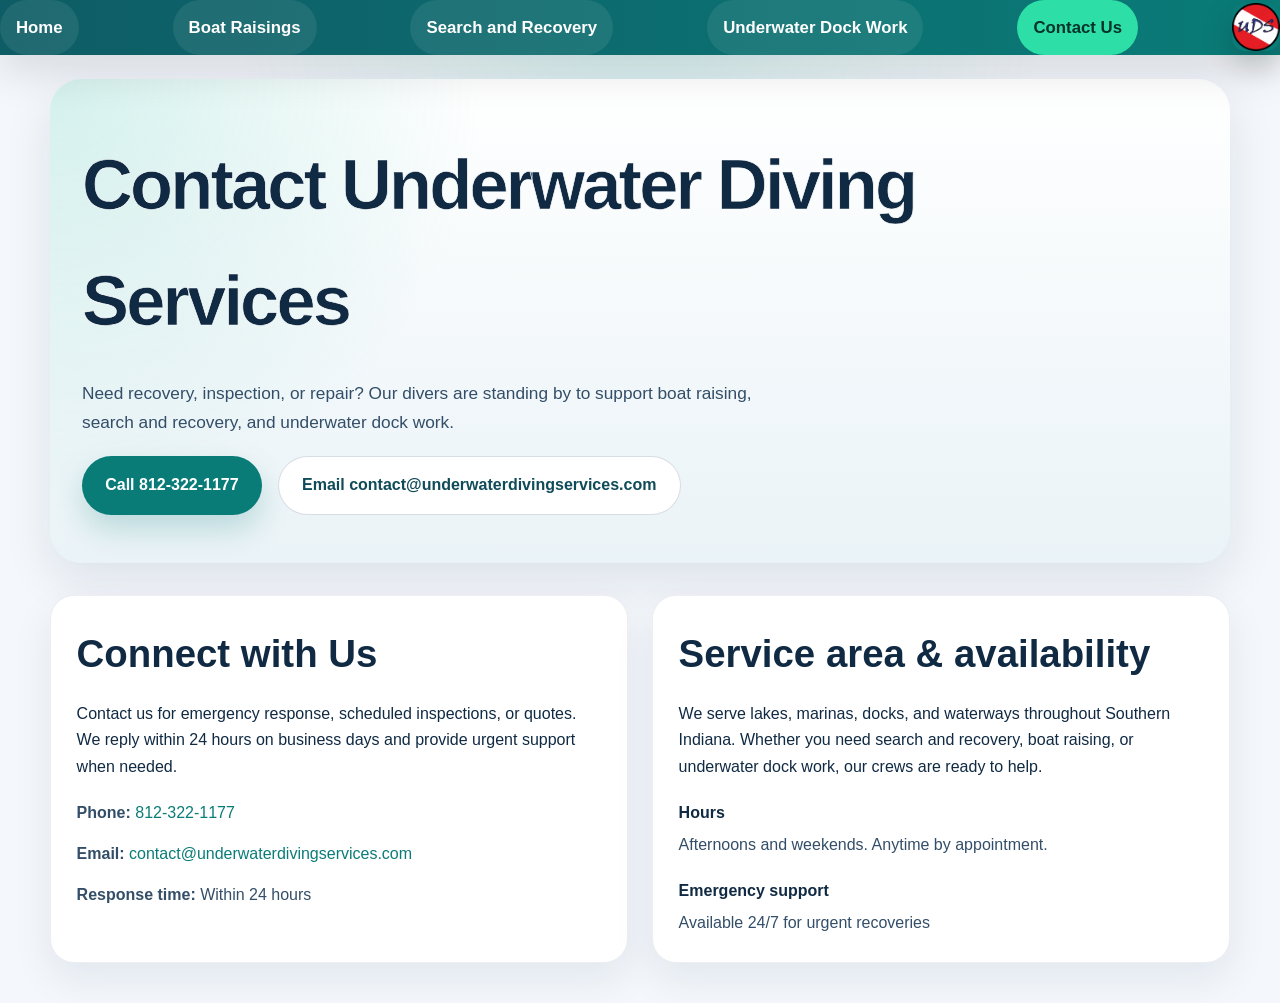
<file: contactus.html>
<!DOCTYPE html>
<html lang="en">
<head>
    <meta charset="UTF-8">
    <link rel="stylesheet" href="styles.css">
    <title>Underwater Diving Services</title>
    <link rel="icon" type="image/x-icon" href="image/png/Icon.png">
    <meta name="viewport" content="width=device-width, initial-scale=1.0">
</head>
<body>
<header>
<ul class="navbar navbar-links">
    <li><a class="brand" href="index.html">Home</a></li>
    <li><a class="brand" href="boatRaisings.html">Boat Raisings</a></li>
    <li><a class="brand" href="searchAndRecovery.html">Search and Recovery</a></li>
    <li><a class="brand" href="underwaterDockWork.html">Underwater Dock Work</a></li>
    <li><a class="brand active" href="contactus.html">Contact Us</a></li>
    <li class="right"><img class="brand" src="image/png/Logo.png" alt="UDS Logo"></li>
</ul>
</header>
<main class="page-wrapper">
    <section class="hero contact-hero">
        <div class="hero-inner">
            <h1>Contact Underwater Diving Services</h1>
            <p>Need recovery, inspection, or repair? Our divers are standing by to support boat raising, search and recovery, and underwater dock work.</p>
            <div class="contact-actions">
                <a href="tel:18123221177" class="button button-primary">Call 812-322-1177</a>
                <a href="mailto:contact@underwaterdivingservices.com" class="button button-secondary">Email contact@underwaterdivingservices.com</a>
            </div>
        </div>
    </section>

    <section class="content-grid contact-grid">
        <article class="content-card">
            <h2>Connect with Us</h2>
            <p>Contact us for emergency response, scheduled inspections, or quotes. We reply within 24 hours on business days and provide urgent support when needed.</p>
            <ul class="contact-list">
                <li><strong>Phone:</strong> <a href="tel:18123221177">812‑322‑1177</a></li>
                <li><strong>Email:</strong> <a href="mailto:contact@underwaterdivingservices.com">contact@underwaterdivingservices.com</a></li>
                <li><strong>Response time:</strong> Within 24 hours</li>
            </ul>
        </article>

        <article class="content-card">
            <h2>Service area & availability</h2>
            <p>We serve lakes, marinas, docks, and waterways throughout Southern Indiana. Whether you need search and recovery, boat raising, or underwater dock work, our crews are ready to help.</p>
            <div class="contact-meta">
                <div>
                    <strong>Hours</strong>
                    <p>Afternoons and weekends. Anytime by appointment.</p>
                </div>
                <div>
                    <strong>Emergency support</strong>
                    <p>Available 24/7 for urgent recoveries</p>
                </div>
            </div>
        </article>
    </section>
</main>
</body>
</html>
</file>
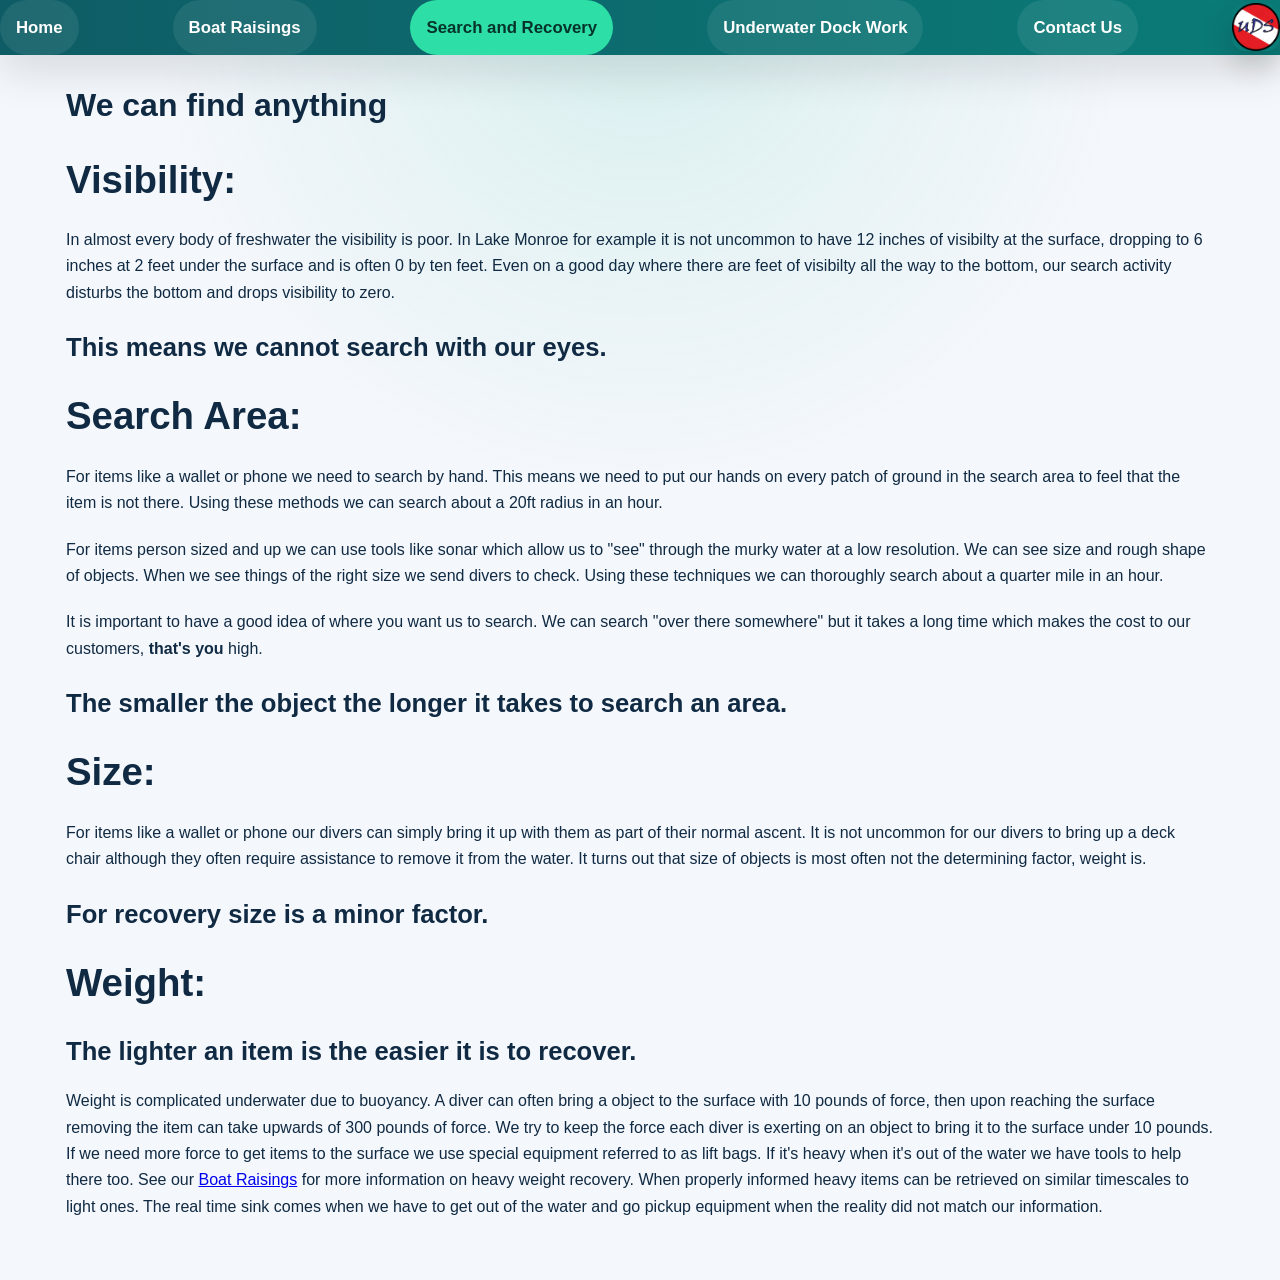
<file: searchAndRecovery.html>
<!DOCTYPE html>
<html lang="en">
<head>
    <meta charset="UTF-8">
    <link rel="stylesheet" href="styles.css">
    <title>Underwater Diving Services</title>
    <link rel="icon" type="image/x-icon" href="image/png/Icon.png">
    <meta name="viewport" content="width=device-width, initial-scale=1.0">
</head>
<body>
<header>
<ul class="navbar navbar-links">
    <li><a class="brand" href="index.html">Home</a></li>
    <li><a class="brand" href="boatRaisings.html">Boat Raisings</a></li>
    <li><a class="brand active" href="searchAndRecovery.html">Search and Recovery</a></li>
    <li><a class="brand" href="underwaterDockWork.html">Underwater Dock Work</a></li>
    <li><a class="brand" href="contactus.html">Contact Us</a></li>
    <li class="right"><img class="brand" src="image/png/Logo.png" alt="UDS Logo"></li>
</ul>
</header>
<main class="page-wrapper">
    <div class="margins">
        <h1>We can find anything</h1>
        <h2 class="bar">Visibility:</h2>
        <p>In almost every body of freshwater the visibility is poor. In Lake Monroe for example it is not 
            uncommon to have 12 inches of visibilty at the surface, dropping to 6 inches at 2 feet under the 
            surface and is often 0 by ten feet. Even on a good day where there are feet of visibilty all the way 
            to the bottom, our search activity disturbs the bottom and drops visibility to zero.</p>
        <h3>This means we <b>cannot</b> search with our eyes.</h3>
        <h2 class="bar">Search Area:</h2>
        <p> For items like a wallet or phone we need to search by hand. This means we need to put our hands on 
            every patch of ground in the search area to feel that the item is not there. Using these methods we 
            can search about a 20ft radius in an hour. </p>
        <p>For items person sized and up we can use tools like sonar which allow us to "see" through the 
            murky water at a low resolution. We can see size and rough shape of objects. When we see things of 
            the right size we send divers to check. Using these techniques we can thoroughly search about a 
            quarter mile in an hour.</p>
        <p>It is important to have a good idea of where you want us to search. We can search "over there 
            somewhere" but it takes a long time which makes the cost to our customers, 
            <b>that's you</b> high.</p>

        <h3>The smaller the object the longer it takes to search an area.</h3>
        
        
        <h2 class="bar">Size:</h2>
        <p>For items like a wallet or phone our divers can simply bring it up with them as part of their normal 
            ascent. It is not uncommon for our divers to bring up a deck chair although they often require 
            assistance to remove it from the water. It turns out that size of objects is most often not the 
            determining factor, weight is.</p>
        <h3>For recovery size is a minor factor.</h3>
        <h2 class="bar">Weight:</h2>
        <h3>The lighter an item is the easier it is to recover.</h3>
        <p>Weight is complicated underwater due to buoyancy. A diver can often bring a object to the surface 
            with 10 pounds of force, then upon reaching the surface removing the item can take upwards of 300 
            pounds of force. We try to keep the force each diver is exerting on an object to bring it to the 
            surface under 10 pounds. If we need more force to get items to the surface we use special equipment 
            referred to as lift bags. If it's heavy when it's out of the water we have tools to help there too. 
            See our <a href="boatRaisings.html">Boat Raisings</a> for more information on heavy weight recovery. 
            When properly informed heavy items can be retrieved on similar timescales to light ones. The real 
            time sink comes when we have to get out of the water and go pickup equipment when the reality did 
            not match our information.</p>
    </div>
</main>
</body>
</html>
</file>
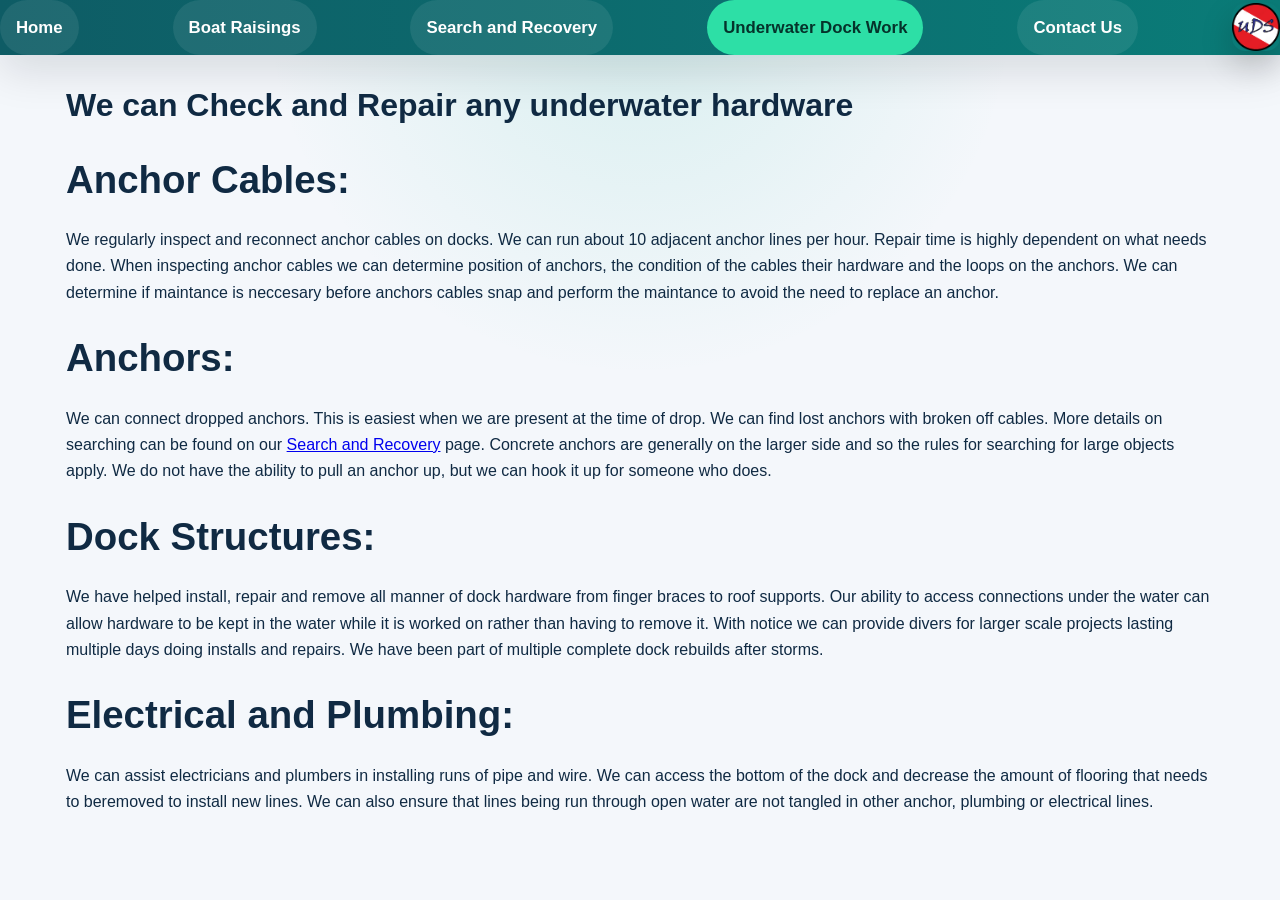
<file: underwaterDockWork.html>
<!DOCTYPE html>
<html lang="en">
<head>
    <meta charset="UTF-8">
    <link rel="stylesheet" href="styles.css">
    <title>Underwater Diving Services</title>
    <link rel="icon" type="image/x-icon" href="image/png/Icon.png">
    <meta name="viewport" content="width=device-width, initial-scale=1.0">
</head>
<body>
<header>
<ul class="navbar navbar-links">
    <li><a class="brand" href="index.html">Home</a></li>
    <li><a class="brand" href="boatRaisings.html">Boat Raisings</a></li>
    <li><a class="brand" href="searchAndRecovery.html">Search and Recovery</a></li>
    <li><a class="brand active" href="underwaterDockWork.html">Underwater Dock Work</a></li>
    <li><a class="brand" href="contactus.html">Contact Us</a></li>
    <li class="right"><img class="brand" src="image/png/Logo.png" alt="UDS Logo"></li>
</ul>
</header>
<main class="page-wrapper">
    <div class="margins">
        <h1>We can Check and Repair any underwater hardware</h1>
        <h2 class="bar">Anchor Cables:</h2>
        <p>We regularly inspect and reconnect anchor cables on docks. We 
            can run about 10 adjacent anchor lines per hour. Repair time 
            is highly dependent on what needs done. When inspecting anchor 
            cables we can determine position of anchors, the condition of the 
            cables their hardware and the loops on the anchors. We can determine 
            if maintance is neccesary before anchors cables snap and perform the 
            maintance to avoid the need to replace an anchor. </p>
        <h2 class="bar">Anchors:</h2>
        <p>We can connect dropped anchors. This is easiest when we are 
            present at the time of drop. We can find lost anchors with 
            broken off cables. More details on searching can be found on 
            our <a href="searchAndRecovery.html">Search and Recovery</a> 
            page. Concrete anchors are generally on the larger side and so 
            the rules for searching for large objects apply. We do not have 
            the ability to pull an anchor up, but we can hook it up for 
            someone who does.</p>
        <h2 class="bar">Dock Structures:</h2>
        <p>We have helped install, repair and remove all manner of dock 
            hardware from finger braces to roof supports. Our ability to 
            access connections under the water can allow hardware to be 
            kept in the water while it is worked on rather than having to 
            remove it. With notice we can provide divers for larger scale 
            projects lasting multiple days doing installs and repairs. We 
            have been part of multiple complete dock rebuilds after storms.</p>
        <h2 class="bar">Electrical and Plumbing:</h2>
        <p>We can assist electricians and plumbers in installing runs of 
            pipe and wire. We can access the bottom of the dock and decrease 
            the amount of flooring that needs to beremoved to install new 
            lines. We can also ensure that lines being run through open 
            water are not tangled in other anchor, plumbing or 
            electrical lines.</p>
    </div>
</main>
</body>
</html>
</file>
<file: styles.css>
* {
  box-sizing: border-box;
}

:root {
  color-scheme: light;
  font-family: "Inter", "Segoe UI", sans-serif;
  color: #102a43;
  background-color: #f4f7fb;
}

html {
  scroll-behavior: smooth;
}

body {
  margin: 0;
  min-height: 100vh;
  background: radial-gradient(circle at top, rgba(45, 189, 166, 0.14), transparent 34%), #f4f7fb;
  line-height: 1.6;
}

img {
  max-width: 100%;
  display: block;
}

body,
button,
input,
textarea,
select {
  font: 100%/1.65 "Inter", "Segoe UI", sans-serif;
}

.page-wrapper {
  width: min(1180px, calc(100% - 2rem));
  margin: 0 auto;
  padding: 1.5rem 0 2.5rem;
}

.margins {
  padding: 0 1rem;
}

header {
  background: linear-gradient(90deg, #0e5c65 0%, #0a7c78 100%);
  color: #fff;
  position: sticky;
  top: 0;
  z-index: 20;
  box-shadow: 0 16px 44px rgba(2, 20, 28, 0.12);
}

.navbar {
  display: flex;
  flex-wrap: wrap;
  align-items: center;
  justify-content: space-between;
  gap: 0.75rem;
  margin: 0 auto;
  padding: 0.85rem 1.25rem;
  list-style: none;
  background: linear-gradient(90deg, #0e5c65 0%, #0a7c78 100%);
}

.navbar a.brand {
  display: inline-flex;
  align-items: center;
  gap: 0.85rem;
  text-decoration: none;
  color: #fff;
  font-weight: 700;
  font-size: 1.05rem;
}

.navbar img.brand {
  width: 3rem;
  height: auto;
  border-radius: 0.85rem;
  box-shadow: 0 14px 32px rgba(0, 0, 0, 0.18);
}

.navbar-links,
ul.navbar {
  display: flex;
  flex-wrap: wrap;
  gap: 0.45rem;
  margin: 0;
  padding: 0;
}

.navbar-links li,
ul.navbar li {
  margin: 0;
}

.navbar-links a,
ul.navbar li a {
  display: inline-flex;
  align-items: center;
  justify-content: center;
  padding: 0.85rem 1rem;
  border-radius: 999px;
  color: #fff;
  text-decoration: none;
  transition: transform 180ms ease, background-color 180ms ease, color 180ms ease;
  background: rgba(255, 255, 255, 0.08);
  font-size: clamp(0.95rem, 1.5vw, 1.1rem);
}

.navbar-links a:hover,
.navbar-links a:focus-visible,
ul.navbar li a:hover,
ul.navbar li a:focus-visible {
  background: rgba(255, 255, 255, 0.2);
  transform: translateY(-1px);
}

.navbar-links a.active,
ul.navbar li a.active {
  background: #2ddfa6;
  color: #05332b;
}

.hero {
  display: grid;
  gap: 2rem;
  align-items: center;
  padding: 2.75rem 0 2rem;
}

.hero-inner {
  display: grid;
  gap: 1.25rem;
}

.hero h1 {
  margin: 0;
  font-size: clamp(2.8rem, 6vw, 4.4rem);
  letter-spacing: -0.04em;
  -webkit-text-stroke: .01em  white;
}

.hero-home {
  grid-template-columns: minmax(0, 1.4fr) minmax(0, 1fr);
  gap: 2.5rem;
  padding: 3rem 0 3.5rem;
  background-image: url(image/Test_background_silhouette_crop.jpg);
  background-repeat: no-repeat;
  background-size: cover;
  border-radius: 2rem;
}

.hero-home .hero-inner {
  max-width: 42rem;
}

.hero-home .eyebrow {
  display: inline-flex;
  align-items: center;
  gap: 0.5rem;
  font-size: 0.95rem;
  font-weight: 700;
  color: #0a7c78;
  text-transform: uppercase;
  letter-spacing: 0.12em;
}

.hero-home p {
  margin: 0;
  max-width: 44rem;
  color: #334e68;
  font-size: clamp(1rem, 1.4vw, 1.15rem);
}

.hero-home .hero-visual {
  display: grid;
  gap: 1.5rem;
  align-items: end;
}

.hero-home .hero-logo {
  width: 100%;
  max-width: 420px;
  border-radius: 1.75rem;
  box-shadow: 0 24px 60px rgba(2, 20, 28, 0.12);
  justify-self: center;
}

.hero p.hero-description{
  background: #e4e4f6ef;
  border-radius: 1.25rem;
  padding: 1.2rem 1.25rem;
  border: 1px solid rgba(15, 46, 84, 0.08);
  box-shadow: 0 12px 28px rgba(15, 46, 84, 0.08);
}

.hero-stats {
  display: grid;
  grid-template-columns: repeat(2, minmax(0, 1fr));
  gap: 1rem;
}

.hero-stats div {
  background: #fff;
  border-radius: 1.25rem;
  padding: 1.2rem 1.25rem;
  border: 1px solid rgba(15, 46, 84, 0.08);
  box-shadow: 0 12px 28px rgba(15, 46, 84, 0.08);
}

.hero-stats strong {
  display: block;
  font-size: 2rem;
  color: #0a7c78;
}

.hero-stats p {
  margin: 0.35rem 0 0;
  color: #334e68;
}


.services-section {
  margin-top: 3rem;
}

.section-header p {
  margin: 0;
  color: #334e68;
  max-width: 42rem;
}

.services-grid {
  display: grid;
  grid-template-columns: repeat(3, minmax(0, 1fr));
  gap: 1.5rem;
  margin-top: 1.75rem;
}

.service-card {
  background: #fff;
  border-radius: 1.5rem;
  padding: 1.75rem;
  box-shadow: 0 16px 40px rgba(15, 46, 84, 0.08);
  border: 1px solid rgba(15, 46, 84, 0.08);
}

.service-card h3 {
  margin-top: 0;
}

.service-card p {
  color: #334e68;
}

.section-header h2 {
  margin: 0 0 0.5rem;
  font-size: clamp(2rem, 3vw, 2.6rem);
}

.service-area-grid {
display: grid;
grid-template-columns: repeat(auto-fit, minmax(220px, 1fr));
gap: 1rem;
margin-top: 1rem;
}

.service-area-card {
background: #f5f9ff;
border: 1px solid #d0d7e0;
border-radius: 14px;
padding: 1.2rem;
box-shadow: 0 10px 24px rgba(0, 0, 0, 0.08);
text-align: center;
}

.service-area-card h3 {
margin: 0;
font-size: 1.1rem;
}

.service-area-card.note {
grid-column: span 2;
background: transparent;
box-shadow: none;
border-color: transparent;
color: #334155;
}

@media (max-width: 600px) {
.service-area-card.note {
  grid-column: span 1;
}
}

@media (max-width: 980px) {
  .hero-home {
    grid-template-columns: 1fr;
  }

  .hero-stats {
    grid-template-columns: 1fr 1fr;
  }
}

@media (max-width: 720px) {
  .contact-actions,
  .hero-stats {
    grid-template-columns: 1fr;
  }

  .content-grid,
  .services-grid {
    grid-template-columns: 1fr;
  }

  .hero-home {
    padding: 2rem 0 2.5rem;
  }
}

.contact-hero {
  background: radial-gradient(circle at top left, rgba(45, 189, 166, 0.2), transparent 34%),
    linear-gradient(180deg, #ffffff 0%, #eaf3f7 100%);
  border-radius: 2rem;
  padding: 3rem 2rem;
  box-shadow: 0 18px 48px rgba(15, 46, 84, 0.1);
}

.contact-actions {
  display: flex;
  flex-wrap: wrap;
  gap: 1rem;
}

.button {
  display: inline-flex;
  align-items: center;
  justify-content: center;
  padding: 0.95rem 1.45rem;
  border-radius: 999px;
  text-decoration: none;
  font-weight: 700;
  transition: transform 180ms ease, box-shadow 180ms ease, background-color 180ms ease;
}

.button:hover,
.button:focus-visible {
  transform: translateY(-1px);
}

.button-primary {
  background: #0a7c78;
  color: #fff;
  box-shadow: 0 14px 30px rgba(10, 124, 120, 0.22);
}

.button-secondary {
  background: #ffffff;
  color: #0f4b58;
  border: 1px solid rgba(15, 46, 84, 0.16);
}

.contact-grid {
  display: grid;
  grid-template-columns: repeat(2, minmax(0, 1fr));
  gap: 1.5rem;
  margin-top: 2rem;
}

.contact-list {
  list-style: none;
  padding: 0;
  margin: 1rem 0 0;
}

.contact-list li {
  margin-bottom: 0.9rem;
  color: #334e68;
}

.contact-list a {
  color: #0a7c78;
  text-decoration: none;
}

.contact-list a:hover,
.contact-list a:focus-visible {
  text-decoration: underline;
}

.contact-meta {
  display: grid;
  gap: 1.25rem;
}

.contact-meta strong {
  display: block;
  color: #102a43;
  margin-bottom: 0.35rem;
}

.contact-meta p {
  margin: 0;
  color: #334e68;
}

@media (max-width: 860px) {
  .contact-grid {
    grid-template-columns: 1fr;
  }
}

.hero p {
  margin: 0;
  max-width: 42rem;
  font-size: clamp(1rem, 1.35vw, 1.2rem);
  color: #334e68;
}

.hero-logo {
  width: 240px;
  max-width: 100%;
  border-radius: 1.5rem;
  box-shadow: 0 24px 60px rgba(2, 20, 28, 0.12);
  justify-self: center;
}

h1,
h2,
h3 {
  color: #102a43;
  margin: 0 0 1rem;
}

h2 {
  font-size: clamp(1.65rem, 3vw, 2.6rem);
}

h3 {
  font-size: clamp(1.3rem, 2vw, 1.85rem);
}

p {
  margin: 0 0 1.25rem;
}

.content-grid {
  display: grid;
  grid-template-columns: repeat(2, minmax(0, 1fr));
  gap: 1.5rem;
}

.content-card,
.gallery-item {
  background: #fff;
  border-radius: 1.5rem;
  padding: 1.6rem;
  box-shadow: 0 16px 40px rgba(15, 46, 84, 0.08);
  border: 1px solid rgba(15, 46, 84, 0.08);
}

.footer {
  padding: 1.25rem 0 2rem;
  text-align: center;
  color: #526a7e;
  font-size: 0.95rem;
}

.gallery {
  display: grid;
  grid-template-columns: repeat(3, minmax(220px, 1fr));
  gap: 1rem;
}

.gallery-item img {
  width: 100%;
  height: auto;
}

div.twoColumn {
  width: 100%;
  padding: 0;
}

@media (max-width: 860px) {
  .content-grid {
    grid-template-columns: 1fr;
  }
}

@media (max-width: 720px) {
  .navbar {
    justify-content: center;
  }

  .navbar-links {
    justify-content: center;
    width: 100%;
  }

  .hero {
    padding: 1.75rem 0 1.5rem;
  }
}
</file>
